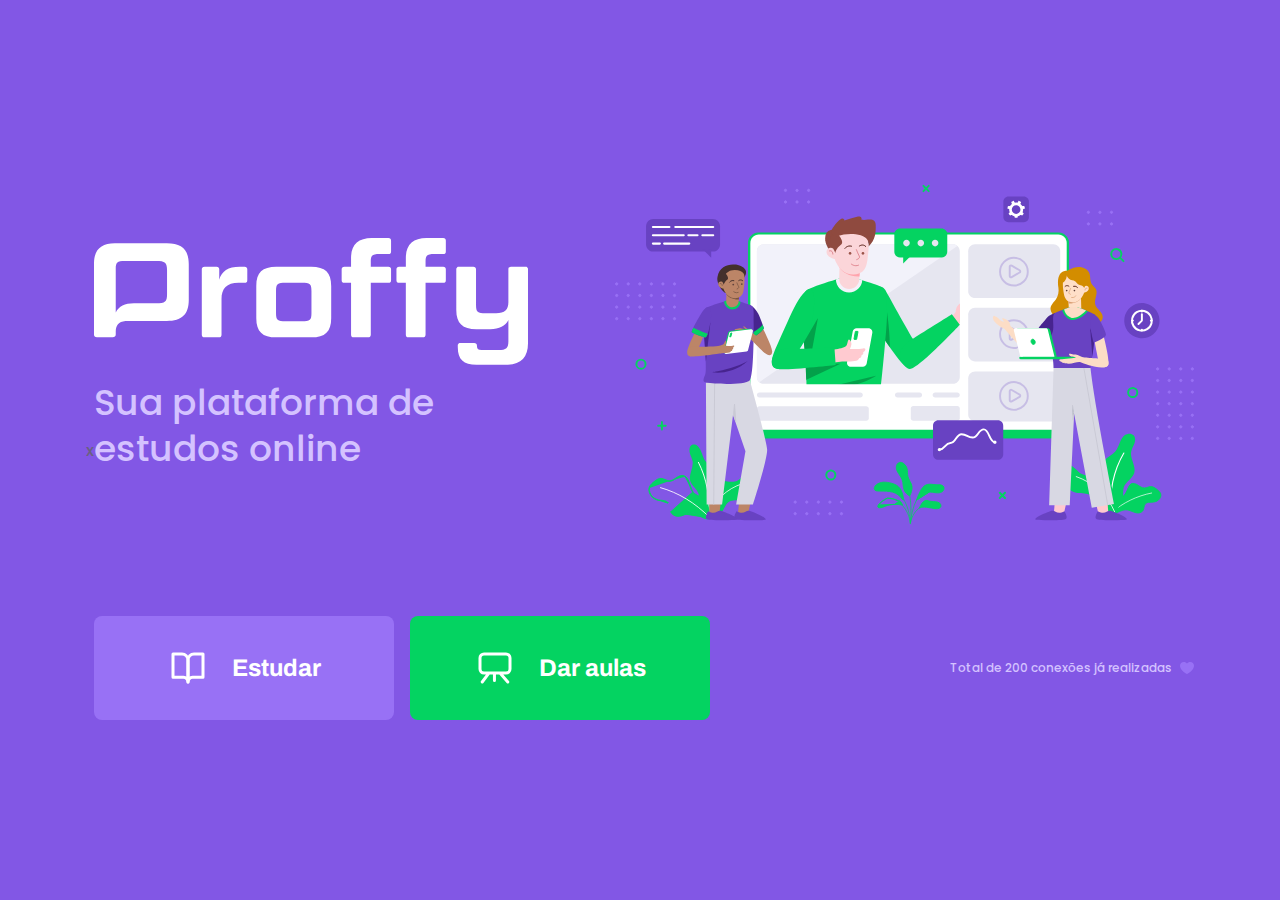
<file: index.html>
<!DOCTYPE html>

<html lang="pt_br">
x
<head>
    <meta charset="UTF-8">
    <meta name="viewport" content="width=device-width, initial-scale=1.0">
    <meta name="theme-color" content= "#8257E5">  
    <title>Proffy  | Sua plataforma de estudos online</title>
    <link rel="shortcut icon" href="/images/favicon.png" type= "image/png">
    <link rel="stylesheet" href="/styles/main.css">
    <link rel="stylesheet" href="/styles/partials/page-landing.css">
    <link href="https://fonts.googleapis.com/css2?family=Archivo:wght@400;700&amp;family=Poppins:wght@400;600&amp;display=swap" rel="stylesheet">
</head>

<body id="page-landing">
    <div id="container">
        <div class="logo-container">
            <img src="/images/logo.svg" alt="Proffy">
            <h2>Sua plataforma de estudos online</h2>
        </div>
        <img class= "hero-image" src="/images/landing.svg" alt="Plataforma de Estudos">
        
        <div class="buttons-container">
            <a class="study" href="/study.html">
                <img src="/images/icons/study.svg" alt="Estudar">
                Estudar
            </a>
            <a class="give-classes" href="/give-classes.html">
                <img src="/images/icons/give-classes.svg" alt="Dar aulas">
                Dar aulas
            </a>
        </div>

        <p class="total-connections">
            Total de 200 conexões já realizadas
            <img src="/images/icons/purple-heart.svg" alt="Coração Roxo">
        </p>
    </div>

</body>
</html>
</file>
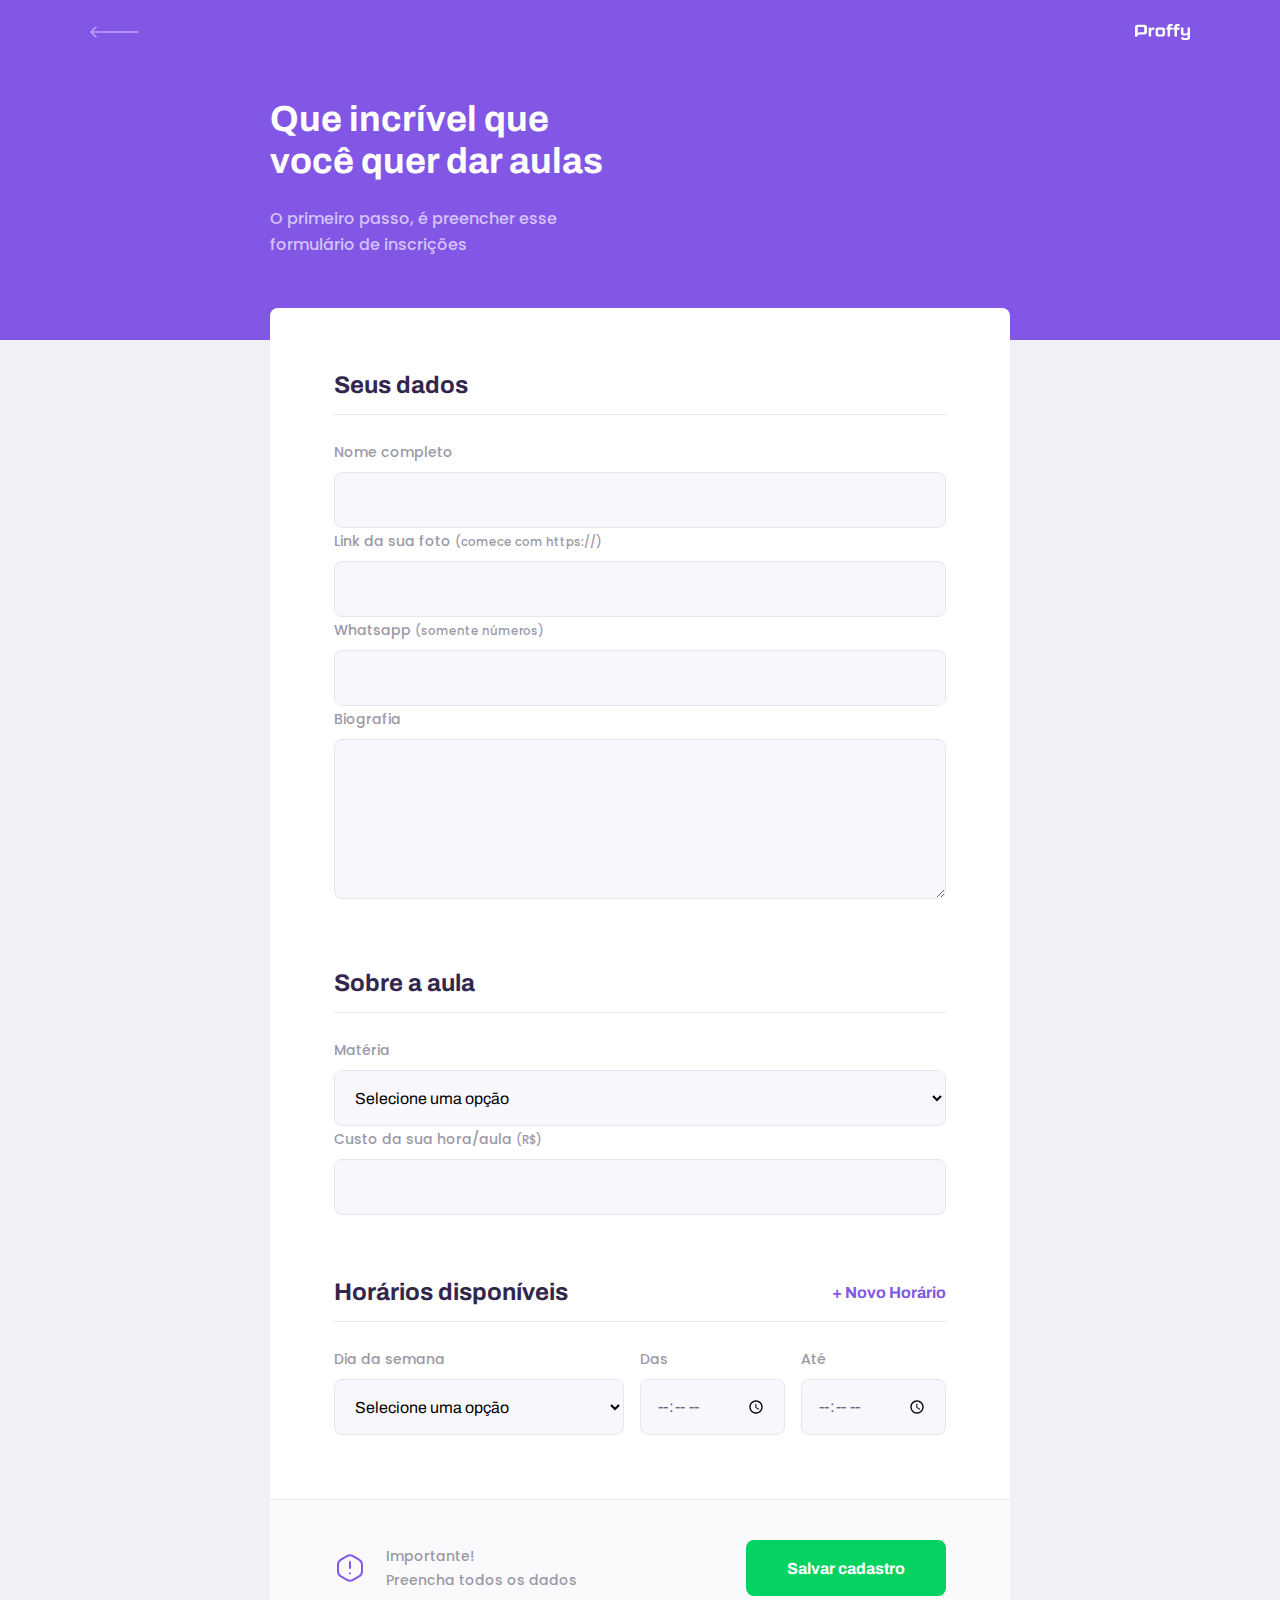
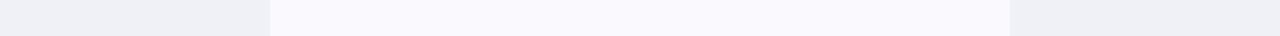
<file: give-classes.html>
<!DOCTYPE html>

<html lang="pt_br"> 

<head>
    <meta charset="UTF-8">
    <meta name="viewport" content="width=device-width, initial-scale=1.0">   
    <title>Proffy  | Sua plataforma de estudos online</title>
    <link rel="stylesheet" href="/styles/main.css">
    <link rel="stylesheet" href="/styles/partials/header.css">
    <link rel="stylesheet" href="/styles/partials/forms.css">
    <link rel="stylesheet" href="/styles/partials/page-give-classes.css">
    <link href="https://fonts.googleapis.com/css2?family=Archivo:wght@400;700&amp;family=Poppins:wght@400;600&amp;display=swap" rel="stylesheet">
    <script src="/scripts/addField.js" defer></script>
</head>

<body id="page-give-classes">
    <div id="container">
       <header class="page-header">
            <div class="top-bar-container">
                <a href="/">
                <img src="/images/icons/back.svg" alt="Voltar"></a>
                <img src="/images/logo.svg" alt="Proffy">
            </div>

            <div class="header-content">
                <strong>Que incrível que você quer dar aulas</strong>
                <p>O primeiro passo, é preencher esse formulário de inscrições</p>
 
            </div>
       </header> 

       <main>
            <form action="" id="create-class">
                <fieldset>
                    <legend>Seus dados</legend>
                    
                    <div class= "input-block">
                        <label for="name">Nome completo</label>
                        <input name="name" id= "name" required>
                    </div>

                    <div class= "input-block">
                        <label for="avatar">Link da sua foto <small>(comece com https://)</small></label>
                        <input name="avatar" id= "avatar" type= "url" required>
                    </div>

                    <div class= "input-block">
                        <label for="whatzapp">Whatsapp <small>(somente números)</small></label>
                        <input name="whatsapp" id= "whatsapp" type= "number" required>
                    </div>

                    <div class= "textarea-block">
                        <label for="bio">Biografia</label>
                        <textarea name="bio" id= "bio" required></textarea>
                    </div>

                </fieldset>

                <fieldset>
                    <legend>Sobre a aula</legend>
                    <div class= "select-block"> 
                        <label for="subject">Matéria</label>
                        <select name="subject" id="subject" required>
                            <option value="">Selecione uma opção</option>
                            <option value="" disabled="" hidden="">Selecione uma opção</option>
                            <option value="1">Artes</option>
                            <option value="2">Biologia</option>
                            <option value="3">Ciências</option>
                            <option value="4">Educação física</option>
                            <option value="5">Física</option>
                            <option value="6">Geografia</option>
                            <option value="7">História</option>
                            <option value="8">Matemática</option>
                            <option value="9">Português</option>
                            <option value="10">Química</option>
                        </select>
                    </div> 

                    <div class="input-block">
                        <label for="cost">Custo da sua hora/aula <small>(R$)</small></label>
                        <input type="cost" id= "cost" type="number" required>
                    </div>
                </fieldset>

                <fieldset id= "schedule-items">
                    <legend>Horários disponíveis
                        <button type = "button" id= "add-time">+ Novo Horário</button>
                    </legend>

                    <div class="schedule-item">
                        <div class="select-block">
                            <label for="weekday">Dia da semana</label>
                            <select name="weekday[]" required>
                                <option value="">Selecione uma opção</option>
                                <option value="0">Domingo</option>
                                <option value="1">Segunda-feira</option>
                                <option value="2">Terça-feira</option>
                                <option value="3">Quarta-feira</option>
                                <option value="4">Quinta-feira</option>
                                <option value="5">Sexta-feira</option>
                                <option value="6">Sábado</option>
                            </select>
                        </div>

                        

                        <div class="input-block">
                            <label for="time_from">Das</label>
                            <input type="time" name="time_from[]" required>
                        </div>

                        <div class="input-block">
                            <label for="time_to">Até</label>
                            <input type="time" name="time_to[]" required>
                        </div>
                    
                    </div>

                </fieldset>
            </form>

            <footer>
                <p>
                    <img src="/images/icons/warning.svg" alt="Aviso importante">
                    Importante! <br> Preencha todos os dados
                </p>
                <button type="submit" form= "create-class">Salvar cadastro</button>
            </footer>

       </main>
    </div>

</body>
</html>
</file>
<file: styles/main.css>
/* CSS - CascadingStyleSheets */

:root {
    /* Variáveis CSS*/
    --color-background: #F0F0F7; 
    --color-primary-lighter: #9871F5;
    --color-primary-light: #916BEA;
    --color-primary: #8257E5;
    --color-primary-dark: #774DD6;
    --color-primary-darker: #6842C2;
    --color-secondary: #04D361;
    --color-secondary-dark: #04BF58;
    --color-title-in-primary: #FFFFFF;
    --color-text-in-primary: #D4C2FF;
    --color-text-title: #32264D;
    --color-text-complement: #9C98A6;
    --color-text-base: #6A6180;
    --color-line-in-white: #E6E6F0;
    --color-input-background: #F8F8FC;
    --color-button-text: #FFFFFF;
    --color-box-base: #FFFFFF;
    --color-box-footer: #FAFAFC;
    --color-small-info: #C1BCCC;
    /* tamanho da fonte padrão: 16px - 100% - 1rem */
    font-size: 60%; /* controle das medidas rem */
}

* {
    margin: 0;
    padding: 0;
    box-sizing: border-box;
}


html,
body {
    height: 100vh;
}

body {
    background: var(--color-background);
    display: flex;
    align-items: center;
    justify-content: center;
}

body,
input,
button,
textarea {
    font-weight: 500;
    font-family: Poppins;
    font-size: 1.6rem;
    color: var(--color-text-base);
}

#container {
    width: 90vw; /*viewport width*/
    max-width: 700px;
}

@media (min-width: 700px) {
    :root {
        font-size: 62.5%; /* todo 1rem vai ser relativo a 10px*/
    }
}
</file>
<file: styles/partials/page-landing.css>
#page-landing {
    background: var(--color-primary);
}

#page-landing #container {
    color: var(--color-text-in-primary);
}

.logo-container img {
    height: 10rem;
}

.logo-container h2 {
    font-weight: 500;
    font-size: 3.6rem;
    line-height: 4.6rem;
    margin-top: 0.8rem;
}

.logo-container {
    text-align: center;
    margin-bottom:3.2rem;
}

.hero-image {
    width: 100%;
}

.buttons-container {
    display: flex;
    justify-content: center;
    margin: 3.2rem 0;
}

.buttons-container a {
    width: 30rem;
    height: 10.4rem;

    border-radius: 0.8rem;
    margin-right: 1.6rem;

    font: 700 2.4rem Archivo;

    display: flex;
    align-items: center;
    justify-content: center;

    text-decoration: none;

    transition: background 0.2s;

    color: var(--color-button-text);
}

.buttons-container a img {
    width: 4rem;
    margin-right: 2.4rem;
}

.buttons-container a.study {
    background: var(--color-primary-lighter);
}

.buttons-container a.study:hover {
    background: var(--color-primary-light);
}

.buttons-container a.give-classes {
    background: var(--color-secondary);
    margin-right: 0;
}

.buttons-container a.give-classes:hover {
    background: var(--color-secondary-dark);
}

.total-connections {
    font-size: 1.8rem;

    display: flex;
    align-items: center;
    justify-content: center;

}

.total-connections img {
    margin-left: 0.8rem;
}

@media (max-width: 699px){
    :root {
        font-size: 40%;
    }
}

@media (min-width: 1100px) {
    #page-landing #container {
        max-width: 1100px;
        display: grid;
        grid-template-columns: 2fr 1fr 2fr;
        grid-template-rows: 350px 1fr;
        grid-template-areas: 
        "proffy image image"
        "button button texting";
        column-gap: 87px;
        row-gap: 86px;
    }

    .logo-container {
        grid-area: proffy;
        text-align: initial;
        align-self: center;
        margin: 0;

    }

    .logo-container img{
        height: 127px;
    }

    .hero-image {
        grid-area: image;
        height: 350px;
    }

    .buttons-container{
        grid-area: button;
        justify-content: flex-start;
        margin: 0;
    }

    .total-connections {
        grid-area: texting;
        justify-self: end;
        font-size: 1.2rem;
    }
}
</file>
<file: styles/partials/header.css>
.page-header {
    background-color: var(--color-primary);

    display: flex;
    flex-direction: column;
}

.page-header .top-bar-container {
    width: 90%;
    margin: 0 auto;

    display: flex;
    align-items: center;
    justify-content: space-between;

    padding: 1.6rem 0;
}

.page-header .top-bar-container a {
    height: 3.2rem;
    transition: opacity 0.2s;
}

.page-header .top-bar-container a:hover {
    opacity: 0.6;
}

.page-header .top-bar-container > img{
    height: 1.6rem;
}

.page-header .header-content {
    width: 90%;
    margin: 3.2rem auto;

    position: relative;
}

.page-header .header-content strong {
    font: 700 3.6rem Archivo;
    line-height: 4.2rem;
    color: var(--color-title-in-primary);
}

.page-header .header-content p {
    max-width: 30rem;
    font-size: 1.6rem;
    line-height: 2.6rem;
    color: var(--color-text-in-primary);
    margin-top: 2.4rem;
}

@media (min-width: 700px) {
  
    .page-header {
        height: 340px;
    }

    .page-header .top-bar-container {
        max-width: 1100px;
    }

    .page-header .header-content {
        max-width: 740px;

        margin: 0 auto;

        flex: 1 1;
        padding-bottom: 48px;
        display: flex;
        flex-direction: column;
        justify-content: center;
    }

    .page-header .header-content strong {
        max-width: 350px;
    }

}
</file>
<file: styles/partials/forms.css>
.select-block label,
.input-block label,
.textarea-block label {
    font-size: 1.4rem;
    color: var(--color-text-complement);
}

.input-block input,
.select-block select,
.textarea-block textarea {
    width: 100%;
    height: 5.6rem;
    margin-top: 0.8rem;
    border-radius: 0.8rem;
    background: var(--color-input-background);
    border: 1px solid var(--color-line-in-white);
    outline: 0;
    padding: 0 1.6rem;
    font: 1.6rem Archivo;
}

.textarea-block textarea {
    padding: 1.2rem 1.6rem;
    height: 16rem;
    resize: vertical;
}

.input-block,
.textarea-block {
    position: relative;
}

.input-block:focus-within::after,
.textarea-block:focus-within::after {
    content: "";
    
    width: calc(100% - 3.2rem);
    height: 2px;
    background: var(--color-primary-light);
    
    position: absolute;
    left: 1.6rem;
    bottom: 0;
}
</file>
<file: styles/partials/page-give-classes.css>
#page-give-classes #container {
    width: 100vw;
    height: 100vh;
}

#page-give-classes .page-header .header-content {
    margin-bottom: 6.4rem;
}

#page-give-classes main {
    background: var(--color-box-base);
    width: 100%;
    max-width: 74rem;
    border-radius: .8rem;
    margin: -3.2rem auto 3.2rem;
    padding-top: 6.4rem;
}

#page-give-classes fieldset {
    border: none;
    padding: 0 2.4rem;
}

#page-give-classes fieldset legend {
    font: 700 2.4rem Archivo;
    color: var(--color-text-title);
    margin-bottom: 2.4rem;

    display: flex;
    align-items: center;
    justify-content: space-between;

    width: 100%;
    padding-bottom: 1.6rem;
    border-bottom: 1px solid var(--color-line-in-white);
}

#page-give-classes fieldset legend button {
    background: none;
    border: 0;
    color: var(--color-primary);
    font: 700 1.6rem Archivo;
    cursor: pointer;
    transition: .2s;
}

#page-give-classes fieldset legend button:hover {
    transform: translateY(-5px);
    color: var(--color-primary-dark);
}

#page-give-classes fieldset+fieldset {
    margin-top: 6.4rem;
}

#page-give-classes .input-block+.input.block,
#page-give-classes .input-block+.textarea-bloc
#page-give-classes .select-block+.input.block {
    margin-top: 2.4rem;
}

#page-give-classes main footer {
    padding: 4rem 2.4rem;
    background: var(--color-box-footer);
    border-top: 1px solid var(--color-line-in-white);
    margin-top: 6.4rem;
}

#page-give-classes main footer p {
    display:flex;
    align-items: center;
    justify-content: center;

    font-size: 1.4rem;
    line-height: 2.4rem;
    color: var(--color-text-complement);
}

#page-give-classes main footer p img {
    margin-right: 2rem;
}

#page-give-classes main footer button {
    width: 100%;
    height: 5.6rem;
    background: var(--color-secondary);
    color: var(--color-button-text);
    border: 0;
    border-radius: .8rem;
    cursor: pointer;
    font: 700 1.6rem Archivo;
    display: flex;
    align-items: center;
    justify-content: center;
    text-decoration: none;
    transition: .2s;
    margin-top: 3.2rem;
}

.schedule-item+.schedule-item {
    margin-top: 3.2rem;
    padding-top: 3.2rem;

    border-top: 1px solid var(--color-line-in-white);
}

@media (min-width: 700px) {
    #page-give-classes #container {
        max-width: 100vw;
    }

    #page-give-classes .page-header .header-content {
        margin-bottom: 0;
    }

    #page-give-classes main fieldset {
        padding: 0 64px;
    }

    .schedule-item {
        display: grid;
        grid-template-columns: 2fr 1fr 1fr;
        column-gap: 1.6rem;
    }

    .schedule-item .input-block {
        margin-top: 0;
    }

    #page-give-classes main footer {
        padding: 40px 64px;
        display: flex;
        align-items: center;
        justify-content: space-between;
    }

    #page-give-classes main footer button {
        margin-top: 0;
        width: 200px;
    }

}
</file>
